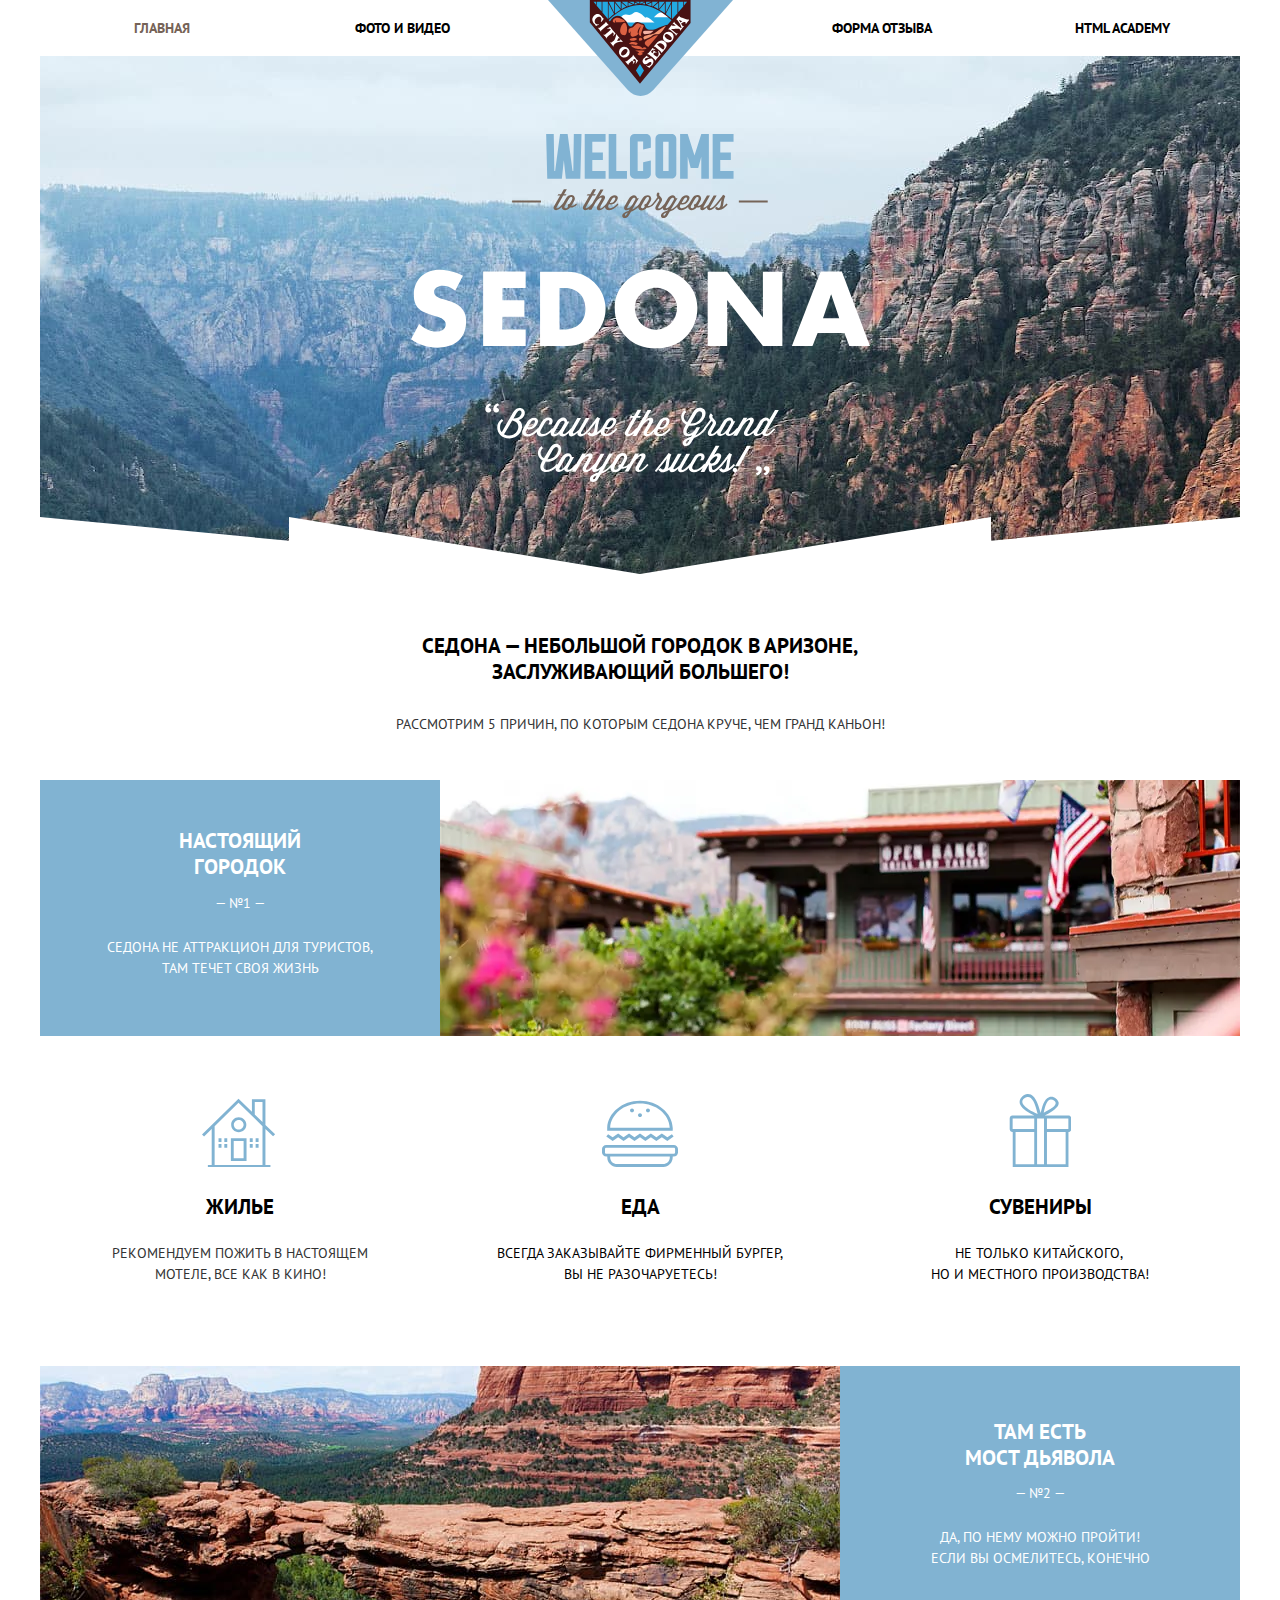
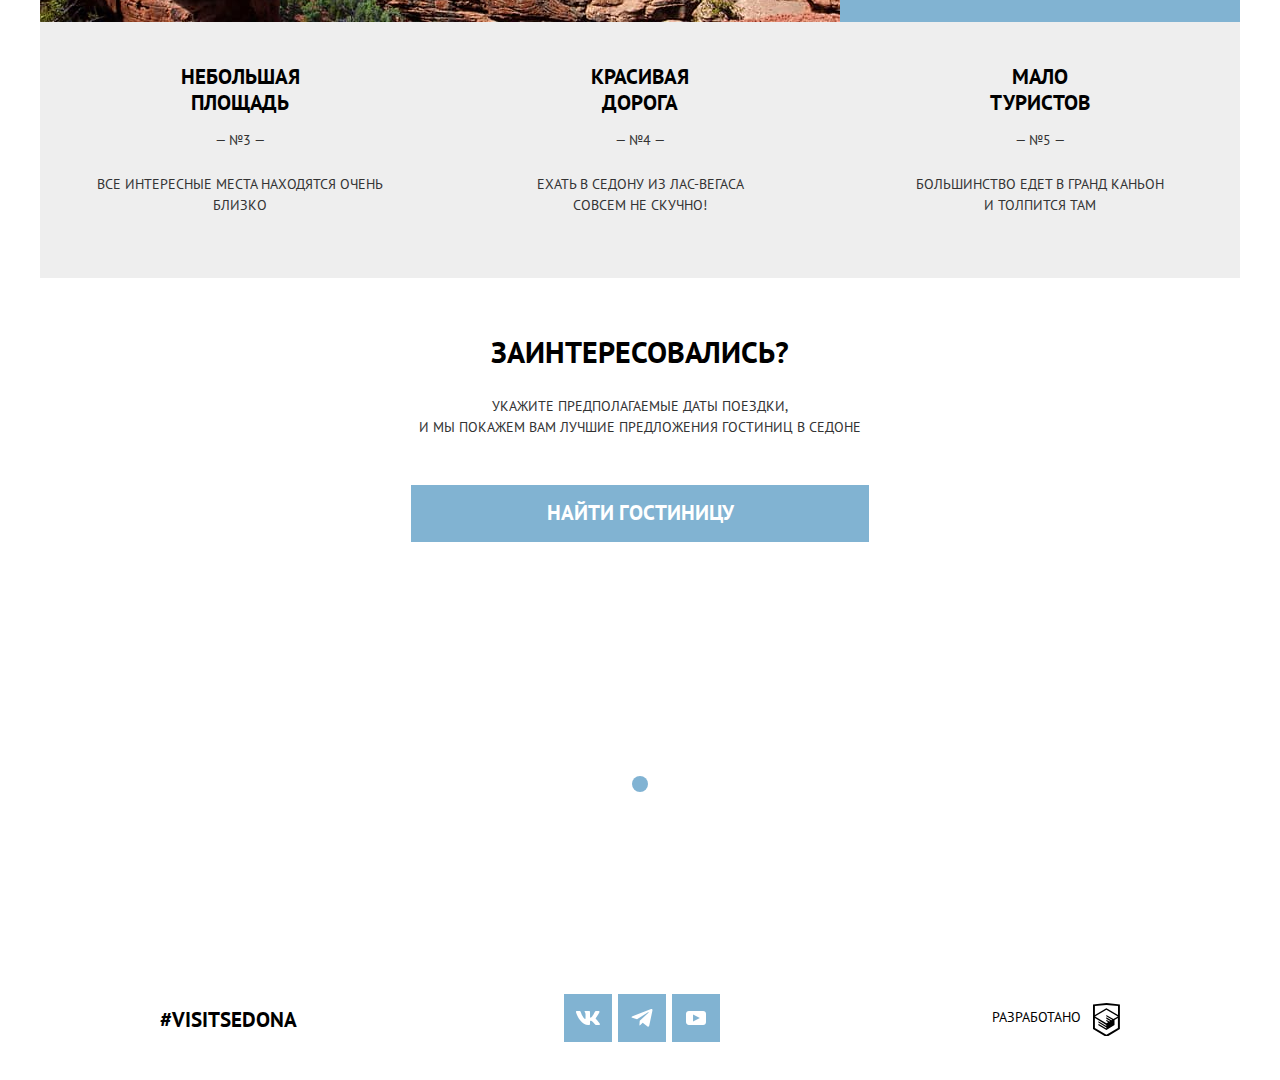
<file: index.html>
<!DOCTYPE html><html class="page" lang="ru"><head><meta charset="utf-8"><meta name="viewport" content="width=device-width,initial-scale=1"><title>HTML Academy: Седона</title><link rel="preload" href="css/style.min.css" as="style"><link rel="preload" href="js/nav.js" as="script"><link rel="preload" href="img/header-images/logotype-sedona.svg" as="image"><link rel="preload" href="fonts/ptsans.woff2" as="font" crossorigin="anonymous"><link rel="icon" type="image/png" sizes="32x32" href="img/favicons/32.png"><link rel="icon" type="image/x-icon" href="favicon.ico"><link rel="icon" href="img/favicons/icon.svg" type="image/svg+xml"><link rel="manifest" href="manifest.webmanifest"><link rel="stylesheet" href="css/style.min.css"></head><body class="page__body"><header class="main-header"><a class="main-header__logo" href="#"><img class="main-header__logo-image" src="img/header-images/logotype-sedona.svg" width="185" height="96" alt="Город «Седона»."></a><nav class="main-nav main-nav--nojs"><button class="main-header__toggle button" type="button"><svg aria-hidden="true" focusable="false" width="23" height="22"><path fill-rule="evenodd" clip-rule="evenodd" d="M22.9 0H0v4h22.9V0ZM22.9 9H0v4h22.9V9ZM22.9 18H0v4h22.9v-4Z"/></svg><span class="visually-hidden">Открыть меню.</span></button><ul class="main-nav__list site-list"><li class="site-list__item site-list__item-index site-list__item--active"><a class="site-list__link site-list-link" href="index.html">Главная</a></li><li class="site-list__item site-list__item-catalog"><a class="site-list__link site-list-link" href="catalog.html">Фото и видео</a></li><li class="site-list__item site-list__item-form"><a class="site-list__link site-list-link" href="form.html">Форма Отзыва</a></li><li class="site-list__item site-list__item-academy"><a class="site-list__link site-list-link" href="https://htmlacademy.ru">HTML ACADEMY</a></li></ul></nav></header><main class="main-container"><section class="main-container__title title-site"><h1 class="visually-hidden">Добро пожаловать в великолепную "Седону"</h1><img class="title-site__image" src="img/header-images/main-title.svg" alt="Добро пожаловать в великолепную «Седону»."> <img class="title-site__image-decoration" src="img/main-images/decorative-triangle.svg" width="320" height="57" alt="декоративный элемент зеркальный треугольник."></section><section class="main-container__stats stats"><h2 class="visually-hidden">Статистика города Седона</h2><p class="stats__slogan">СЕДОНА — небольшой городок в АРИЗОНЕ, заслуживающий большего!</p><p class="main-container__stats-intro stats__intro">Рассмотрим 5 причин, по которым Седона круче, чем гранд каньон!</p></section><section class="advantages more"><h2 class="visually-hidden">Преимущества города</h2><ul class="advantages__list"><li class="advantages__item advantages__item--selected"><div class="advantages__item__header"><h3 class="advantages__title advantages__title-first">НАСТОЯЩИЙ ГОРОДОК</h3><p class="advantages__description advantages__description-first">— №1 —</p><p class="advantages__description advantages__description-first">СЕДОНА НЕ АТТРАКЦИОН ДЛЯ ТУРИСТОВ, ТАМ ТЕЧЕТ СВОЯ ЖИЗНЬ</p></div><picture><source media="(min-width: 1200px)" srcset="img/main-images/city-desktop.webp, img/main-images/city-desktop@2x.webp 2x"><source media="(min-width: 768px)" srcset="img/main-images/city-tablet.webp, img/main-images/city-tablet@2x.webp 2x"><source type="image/webp" srcset="img/main-images/city-mobile.webp, img/main-images/city-mobile@2x.webp 2x"><source media="(min-width: 1200px)" srcset="img/main-images/city-desktop.jpg, img/main-images/city-desktop@2x.jpg 2x"><source media="(min-width: 768px)" srcset="img/main-images/city-tablet.jpg, img/main-images/city-tablet@2x.jpg 2x"><img class="advantages__image-city" src="img/main-images/city-mobile.jpg" srcset="img/main-images/city-mobile@2x.jpg 2x" alt="Городской пейзаж."></picture></li></ul><ul class="more__list"><li class="more__item housing more__item-hous more__item--visible"><h3 class="more__item__title housing__title">Жилье</h3><p class="more__item__description housing__description">Рекомендуем пожить в настоящем мотеле, все как в кино!</p></li><li class="more__item food more__item-food more__item--visible"><h3 class="more__item__title food__title">ЕДА</h3><p class="more__item__description food__description">Всегда заказывайте ФИРМЕННЫЙ БУРГЕР, Вы НЕ разочаруетесь!</p></li><li class="more__item souvenirs more__item-souvenirs more__item--visible"><h3 class="more__item__title souvenirs__title">СУВЕНИРЫ</h3><p class="more__item__description souvenirs__description">Не только китайского,&nbsp;<br>но и местного производства!</p></li></ul><ul class="advantages__list-second"><li class="advantages__list-second__item advantages__list-second__item--selected"><div class="advantages__list-second__header advantages-bridge"><h3 class="advantages__list-second__title advantages-bridge__title">ТАМ ЕСТЬ Мост дьявола</h3><p class="advantages__list-second__description advantages-bridge__description">— №2 —</p><p class="advantages__list-second__description advantages-bridge__description">Да, по нему можно пройти! Если вы осмелитесь, конечно</p></div><picture><source media="(min-width: 1200px)" srcset="img/main-images/bridge-desktop.jpg, img/main-images/bridge-desktop@2x.jpg 2x"><source media="(min-width: 768px)" srcset="img/main-images/bridge-tablet.jpg, img/main-images/bridge-tablet@2x.jpg 2x"><img class="advantages__image-bridge" src="img/main-images/bridge-mobile.jpg" srcset="img/main-images/bridge-mobile@2x.jpg 2x" alt="Мост Дьявола."></picture></li></ul><ul class="more__list-second"><li class="more__list-second__item more__list-second__item--selected"><div class="more__list-second__item__posts"><h3 class="more__list-second__item__posts__title">НЕБОЛЬШАЯ ПЛОЩАДЬ</h3><p class="more__list-second__item__posts__description">— №3 —</p><p class="more__list-second__item__posts__description">ВСЕ интересные места находятся очень близко</p></div></li><li class="more__list-second__item more__list-second__item--selected"><div class="more__list-second__item__posts"><h3 class="more__list-second__item__posts__title">КРАСИВАЯ ДОРОГА</h3><p class="more__list-second__item__posts__description">— №4 —</p><p class="more__list-second__item__posts__description">ЕХАТЬ В СЕДОНУ ИЗ ЛАС-ВЕГАСА совсем НЕ СКУЧНО!</p></div></li><li class="more__list-second__item more__list-second__item--selected"><div class="more__list-second__item__posts"><h3 class="more__list-second__item__posts__title">МАЛО ТУРИСТОВ</h3><p class="more__list-second__item__posts__description">— №5 —</p><p class="more__list-second__item__posts__description">Большинство едет в гранд каньон и толпится там</p></div></li></ul></section><section class="order"><h2 class="visually-hidden">Заказ гостиницы</h2><div class="order__list"><div class="order__item"><p class="order__item__interesting">ЗАИНТЕРЕСОВАЛИСЬ?</p><p class="order__item__description">Укажите предполагаемые даты поездки,<br>и мы покажем вам лучшие предложения гостиниц в седоне</p></div><a class="order__item__link search-link search-link--disabled" href="#">Найти Гостиницу</a><div class="order__item__wrapper-map"><iframe class="order__item__wrapper-map__map" src="https://www.google.com/maps/embed?pb=!1m18!1m12!1m3!1d52385.13565745519!2d-111.83015812398173!3d34.85444381573422!2m3!1f0!2f0!3f0!3m2!1i1024!2i768!4f13.1!3m3!1m2!1s0x872da132f942b00d%3A0x5548c523fa6c8efd!2z0KHQtdC00L7QvdCwLCDQkNGA0LjQt9C-0L3QsCA4NjMzNiwg0KHQqNCQ!5e0!3m2!1sru!2sru!4v1651117010564!5m2!1sru!2sru" style="border: 0;" allowfullscreen="" loading="lazy" referrerpolicy="no-referrer-when-downgrade"></iframe></div></div></section></main><footer class="main-footer"><div class="main-footer__wrapper"><a class="main-footer__link" href="#">#visitSEDONA</a><ul class="main-footer__list social"><li class="social__item"><a class="social__link social__link--vkontakte" href="https://vk.com/htmlacademy"><span class="visually-hidden">Мы в Вконтакте.</span></a></li><li class="social__item"><a class="social__link social__link--telegram" href="https://t.me/htmlacademy"><span class="visually-hidden">Мы в Телеграме.</span></a></li><li class="social__item"><a class="social__link social__link--youtube" href="https://www.youtube.com/user/htmlacademyru"><span class="visually-hidden">Мы в Ютубе.</span></a></li></ul><div class="main-footer__copyright copyright"><a class="copyright__link" href="https://htmlacademy.ru/intensive/adaptive" aria-label="Разработано в HTML Academy">Разработано<svg class="copyright__link__image" aria-hidden="true" focusable="false" width="27" height="33"><use href="./img/sprite.svg#htmlacademy"></use></svg><span class="visually-hidden">ссылка на сайт HTML Academy.</span></a></div></div></footer><script src="js/nav.js"></script></body></html>
</file>
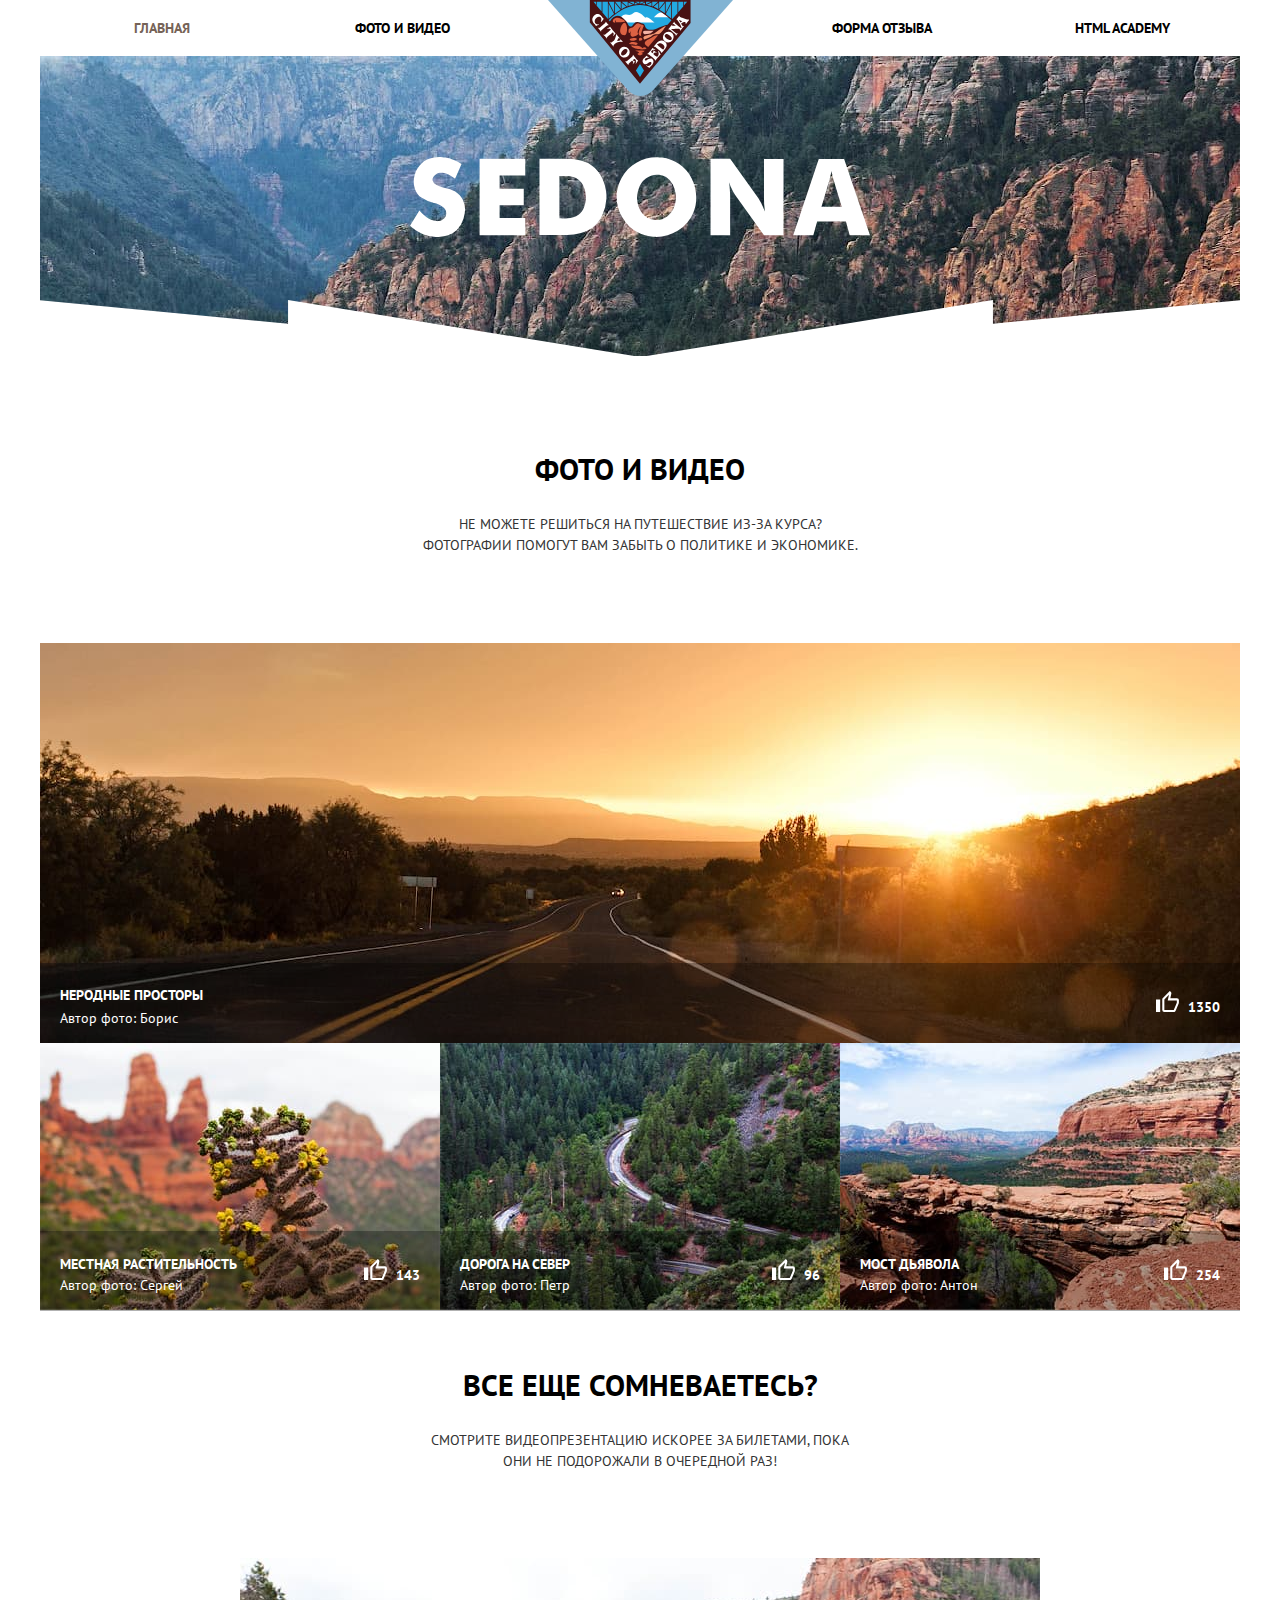
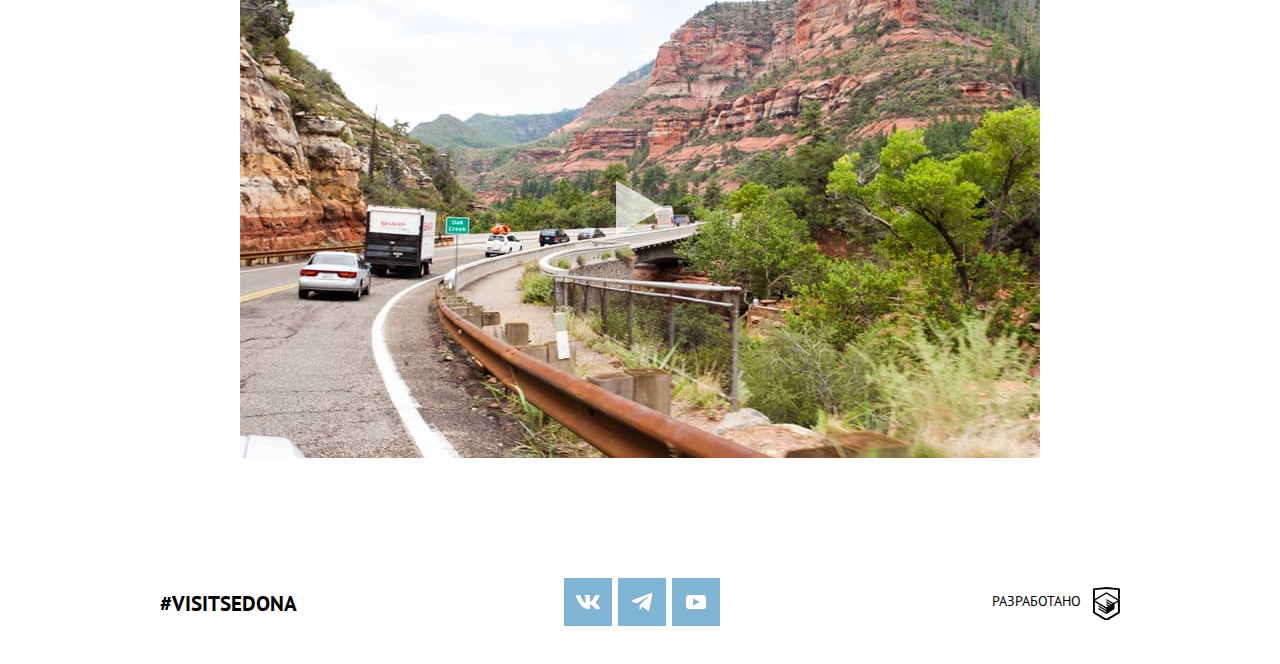
<file: catalog.html>
<!DOCTYPE html><html class="page" lang="ru"><head><meta charset="utf-8"><meta name="viewport" content="width=device-width,initial-scale=1"><title>HTML Academy: Седона</title><link rel="preload" href="css/style.min.css" as="style"><link rel="preload" href="js/nav.js" as="script"><link rel="preload" href="img/header-images/logotype-sedona.svg" as="image"><link rel="preload" href="fonts/ptsans.woff2" as="font" crossorigin="anonymous"><link rel="icon" type="image/png" sizes="32x32" href="img/favicons/32.png"><link rel="icon" type="image/x-icon" href="favicon.ico"><link rel="icon" href="img/favicons/icon.svg" type="image/svg+xml"><link rel="manifest" href="manifest.webmanifest"><link rel="stylesheet" href="css/style.min.css"></head><body class="page__body"><header class="main-header"><a class="main-header__logo" href="#"><img class="main-header__logo-image" src="img/header-images/logotype-sedona.svg" width="185" height="96" alt="Город «Седона»."></a><nav class="main-nav main-nav--closed main-nav--opened"><button class="main-header__toggle button" type="button"><svg aria-hidden="true" focusable="false" width="23" height="22"><path fill-rule="evenodd" clip-rule="evenodd" d="M22.9 0H0v4h22.9V0ZM22.9 9H0v4h22.9V9ZM22.9 18H0v4h22.9v-4Z"/></svg><span class="visually-hidden">Открыть меню.</span></button><ul class="main-nav__list site-list"><li class="site-list__item site-list__item-index site-list__item--active"><a class="site-list__link site-list-link" href="index.html">Главная</a></li><li class="site-list__item site-list__item-catalog"><a class="site-list__link site-list-link" href="catalog.html">Фото и видео</a></li><li class="site-list__item site-list__item-form"><a class="site-list__link site-list-link" href="form.html">Форма Отзыва</a></li><li class="site-list__item site-list__item-academy"><a class="site-list__link site-list-link" href="https://htmlacademy.ru/intensive/adaptive">HTML ACADEMY</a></li></ul></nav></header><main class="catalog"><section class="catalog__title"><h1 class="visually-hidden">Каталог достопримечательностей города "Седона"</h1><img class="catalog__image" src="img/catalog-images/sedona-title.svg" width="229" height="39" alt="Достопремичательности грода «Седона»."> <img class="catalog__image-decoration" src="img/main-images/decorative-triangle.svg" width="320" height="57" alt="декоративный элемент зеркальный треугольник."></section><section class="catalog__photo__container photo-container"><h2 class="catalog__photo__container__title photo-container__title">Фото и видео</h2><p class="catalog__photo__container__overview photo-container__overview">Не можете решиться на путешествие из-за курса? Фотографии помогут вам забыть о политике и экономике.</p></section><section class="catalog__photo photo"><ul class="photo__list card"><li class="photo__item"><a class="photo__link card__link" href="#"><picture><source media="(min-width: 1200px)" srcset="img/catalog-images/open-spaces-desktop.jpg, img/catalog-images/open-spaces-desktop@2x.jpg 2x"><source media="(min-width: 768px)" srcset="img/catalog-images/open-spaces-tablet.jpg, img/catalog-images/open-spaces-tablet@2x.jpg 2x"><img class="card__image" src="img/catalog-images/open-spaces-mobile.jpg" srcset="img/catalog-images/open-spaces-mobile@2x.jpg 2x" alt="Неродные просторы."></picture></a><div class="photo__link__wrapper card__wrapper"><div><h3 class="photo__link__title card__title">неродные просторы</h3><p class="photo__link__author card__author">Автор фото: Борис</p></div><div><button class="photo__button button card__button" type="submit"><svg aria-hidden="true" focusable="false" width="23" height="21" aria-label="Поставьте лайк."><use href="./img/sprite.svg#like-icon"></use></svg> <span class="visually-hidden">Поставить лайк.</span></button> <span class="photo__number-likes card-likes">1350</span></div></div></li><li class="photo__item"><a class="photo__link card__link" href="#"><picture><source media="(min-width: 1200px)" srcset="img/catalog-images/vegetation-desktop.jpg, img/catalog-images/vegetation-desktop@2x.jpg 2x"><source media="(min-width: 768px)" srcset="img/catalog-images/vegetation-tablet.jpg, img/catalog-images/vegetation-tablet@2x.jpg 2x"><img class="card__image" src="img/catalog-images/vegetation-mobile.jpg" srcset="img/catalog-images/vegetation-mobile@2x.jpg 2x" alt="Местная растительность."></picture></a><div class="photo__link__wrapper card__wrapper"><div><h3 class="photo__link__title card__title">Местная растительность</h3><p class="photo__link__author card__author">Автор фото: Сергей</p></div><div><button class="photo__button button card__button" type="submit"><svg aria-hidden="true" focusable="false" width="23" height="21" aria-label="Поставьте лайк."><use href="./img/sprite.svg#like-icon"></use></svg> <span class="visually-hidden">Поставить лайк.</span></button> <span class="photo__number-likes card-likes">143</span></div></div></li><li class="photo__item"><a class="photo__link card__link" href="#"><picture><source media="(min-width: 1200px)" srcset="img/catalog-images/road-north-desktop.jpg, img/catalog-images/road-north-desktop@2x.jpg 2x"><source media="(min-width: 768px)" srcset="img/catalog-images/road-north-tablet.jpg, img/catalog-images/road-north-tablet@2x.jpg 2x"><img class="card__image" src="img/catalog-images/road-north-mobile.jpg" srcset="img/catalog-images/road-north-mobile@2x.jpg 2x" alt="Дорога на север."></picture></a><div class="photo__link__wrapper card__wrapper"><div><h3 class="photo__link__title card__title">Дорога на север</h3><p class="photo__link__author card__author">Автор фото: Петр</p></div><div><button class="photo__button button card__button" type="submit"><svg aria-hidden="true" focusable="false" width="23" height="21" aria-label="Поставьте лайк."><use href="./img/sprite.svg#like-icon"></use></svg> <span class="visually-hidden">Поставить лайк.</span></button> <span class="photo__number-likes card-likes">96</span></div></div></li><li class="photo__item"><a class="photo__link card__link" href="#"><picture><source media="(min-width: 1200px)" srcset="img/catalog-images/devil-bridge-desktop.jpg, img/catalog-images/devil-bridge-desktop@2x.jpg 2x"><source media="(min-width: 768px)" srcset="img/catalog-images/devil-bridge-tablet.jpg, img/catalog-images/devil-bridge-tablet@2x.jpg 2x"><img class="card__image" src="img/catalog-images/devil-bridge-mobile.jpg" srcset="img/catalog-images/devil-bridge-mobile@2x.jpg 2x" alt="Мост дьявола."></picture></a><div class="photo__link__wrapper card__wrapper"><div><h3 class="photo__link__title card__title">Мост дьявола</h3><p class="photo__link__author card__author">Автор фото: Антон</p></div><div><button class="photo__button button card__button" type="submit"><svg aria-hidden="true" focusable="false" width="23" height="21" aria-label="Поставьте лайк."><use href="./img/sprite.svg#like-icon"></use></svg> <span class="visually-hidden">Поставить лайк.</span></button> <span class="photo__number-likes card-likes">254</span></div></div></li></ul></section><section class="catalog__video video"><h2 class="catalog__video__title video__title">Все еще сомневаетесь?</h2><p class="catalog__video__overview video__overview">Смотрите видеопрезентацию и<br>скорее за билетами, пока они не подорожали в очередной раз!</p><div class="catalog__video__wrapper"><picture><source media="(min-width: 1200px)" srcset="img/catalog-images/video-desktop.jpg, img/catalog-images/video-desktop@2x.jpg 2x"><source media="(min-width: 768px)" srcset="img/catalog-images/video-tablet.jpg, img/catalog-images/video-tablet@2x.jpg 2x"><img class="video__image" src="img/catalog-images/video-mobile.jpg" srcset="img/catalog-images/video-mobile@2x.jpg 2x" alt="Видео обзор."></picture></div></section></main><footer class="main-footer"><div class="main-footer__wrapper"><a class="main-footer__link" href="#">#visitSEDONA</a><ul class="main-footer__list social"><li class="social__item"><a class="social__link social__link--vkontakte" href="https://vk.com/htmlacademy"><span class="visually-hidden">Мы в Вконтакте.</span></a></li><li class="social__item"><a class="social__link social__link--telegram" href="https://t.me/htmlacademy"><span class="visually-hidden">Мы в Телеграме.</span></a></li><li class="social__item"><a class="social__link social__link--youtube" href="https://www.youtube.com/user/htmlacademyru"><span class="visually-hidden">Мы в Ютубе.</span></a></li></ul><div class="main-footer__copyright copyright"><a class="copyright__link" href="https://htmlacademy.ru/intensive/adaptive" aria-label="Разработано в HTML Academy">Разработано<svg class="copyright__link__image" aria-hidden="true" focusable="false" width="27" height="33"><use href="./img/sprite.svg#htmlacademy"></use></svg><span class="visually-hidden">ссылка на сайт HTML Academy.</span></a></div></div></footer><script src="js/nav.js"></script></body></html>
</file>
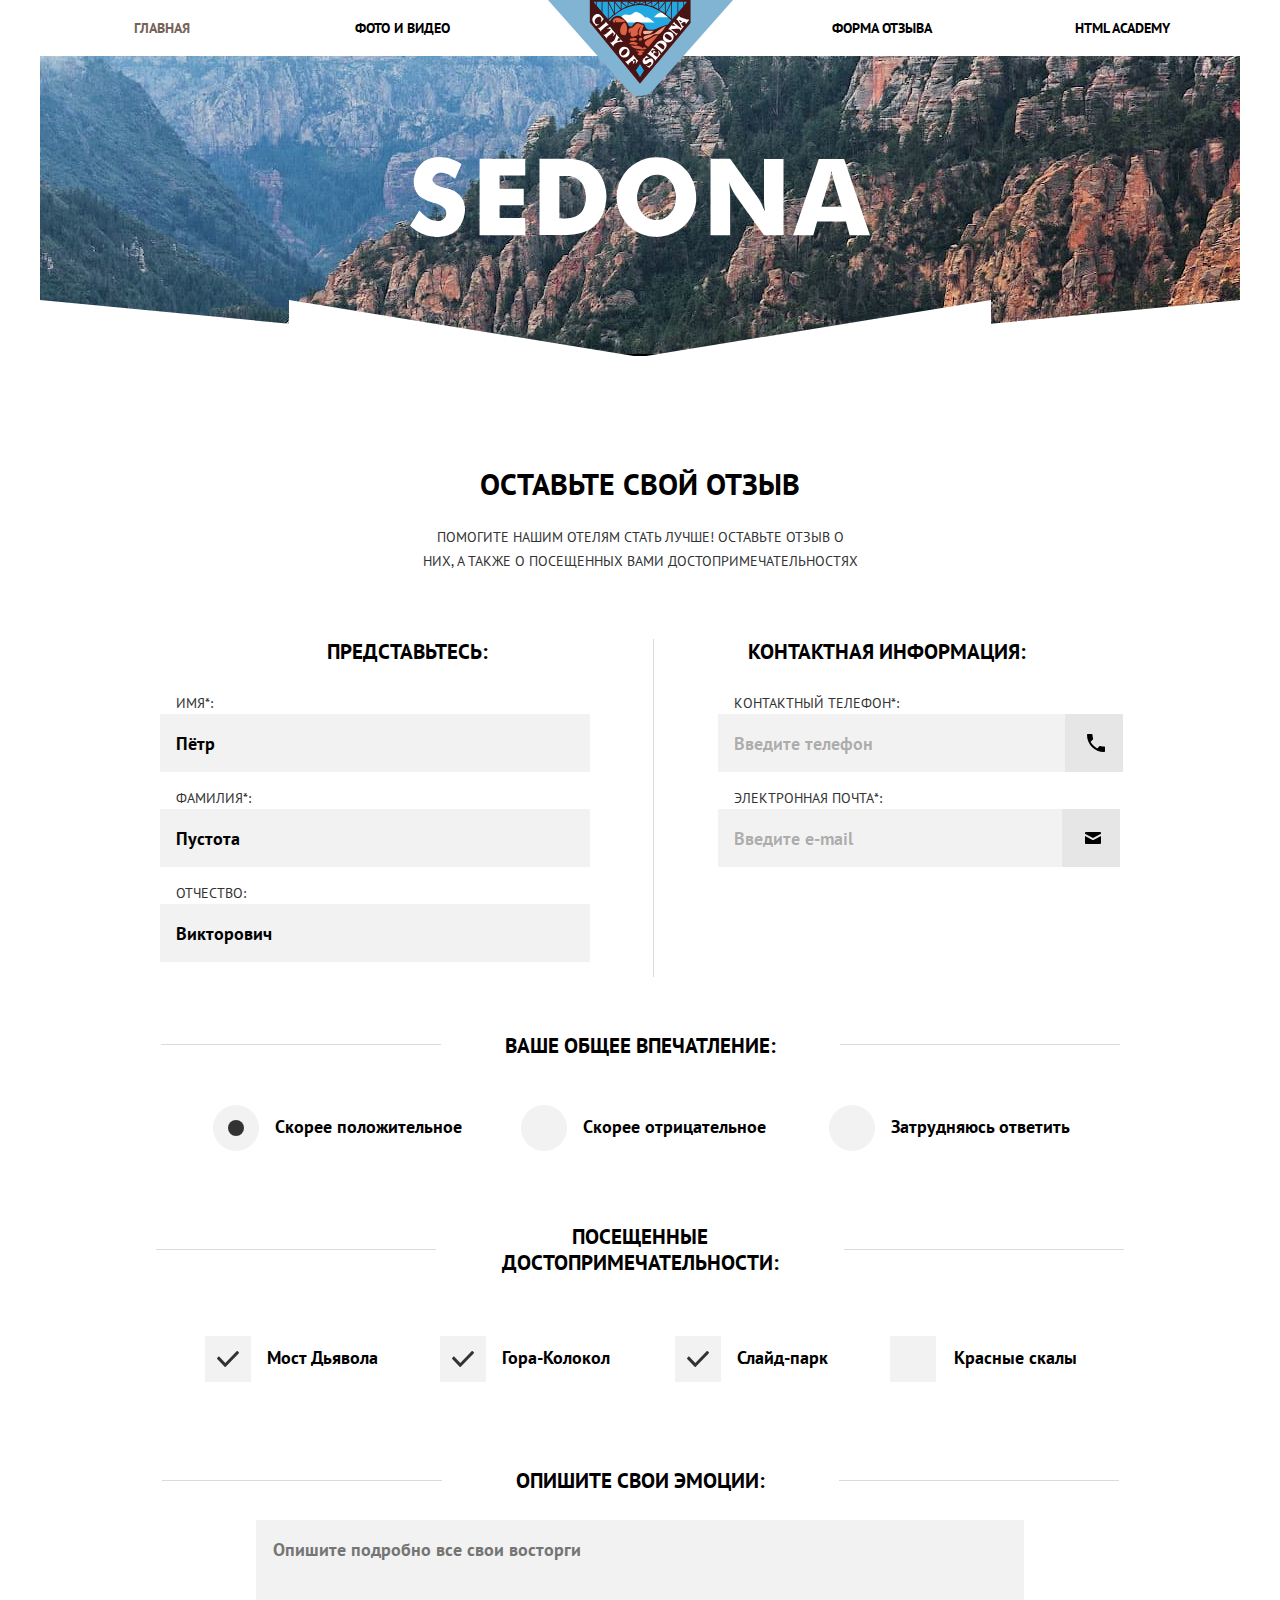
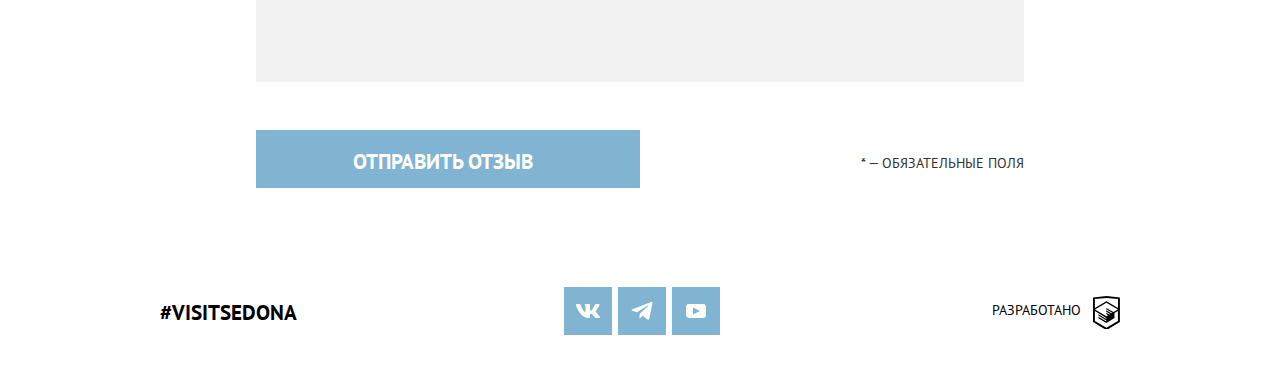
<file: form.html>
<!DOCTYPE html><html class="page" lang="ru"><head><meta charset="utf-8"><meta name="viewport" content="width=device-width,initial-scale=1"><title>HTML Academy: Седона</title><link rel="preload" href="css/style.min.css" as="style"><link rel="preload" href="js/nav.js" as="script"><link rel="preload" href="img/header-images/logotype-sedona.svg" as="image"><link rel="preload" href="fonts/ptsans.woff2" as="font" crossorigin="anonymous"><link rel="icon" type="image/png" sizes="32x32" href="img/favicons/32.png"><link rel="icon" type="image/x-icon" href="favicon.ico"><link rel="icon" href="img/favicons/icon.svg" type="image/svg+xml"><link rel="manifest" href="manifest.webmanifest"><link rel="stylesheet" href="css/style.min.css"></head><body class="page__body"><header class="main-header"><a class="main-header__logo" href="#"><img class="main-header__logo-image" src="img/header-images/logotype-sedona.svg" width="185" height="96" alt="Город «Седона»."></a><nav class="main-nav main-nav--closed main-nav--opened"><button class="main-header__toggle button" type="button"><svg aria-hidden="true" focusable="false" width="23" height="22"><path fill-rule="evenodd" clip-rule="evenodd" d="M22.9 0H0v4h22.9V0ZM22.9 9H0v4h22.9V9ZM22.9 18H0v4h22.9v-4Z"/></svg><span class="visually-hidden">Открыть меню.</span></button><ul class="main-nav__list site-list"><li class="site-list__item site-list__item-index site-list__item--active"><a class="site-list__link site-list-link" href="index.html">Главная</a></li><li class="site-list__item site-list__item-catalog"><a class="site-list__link site-list-link" href="catalog.html">Фото и видео</a></li><li class="site-list__item site-list__item-form"><a class="site-list__link site-list-link" href="form.html">Форма Отзыва</a></li><li class="site-list__item site-list__item-academy"><a class="site-list__link site-list-link" href="https://htmlacademy.ru/intensive/adaptive">HTML ACADEMY</a></li></ul></nav></header><main class="main-form"><section class="main-form__title"><h1 class="visually-hidden">Отзывы о городе "Седона"</h1><img class="main-form__image" src="img/catalog-images/sedona-title.svg" width="229" height="39" alt="Отзовы о городе «Седона»."> <img class="main-form__image-decoration" src="img/main-images/decorative-triangle.svg" width="320" height="57" alt="декоративный элемент зеркальный треугольник."></section><section class="main-form-filling"><h2 class="visually-hidden">Раздел с отзывами.</h2><section class="main-form-filling__container filling"><h2 class="main-form-filling__title filling-title">Оставьте свой отзыв</h2><p class="main-form-filling__overview filling-overview">Помогите нашим отелям стать лучше! оставьте отзыв о них, а также о посещенных вами достопримечательностях</p></section><form class="main-form-filling__form form" action="https://echo.htmlacademy.ru" method="get"><div class="form__wrapper"><fieldset class="form__group yourself"><legend class="yourself__name yourself-name-style">Представьтесь:</legend><div class="yourself__container yourself-data"><label class="yourself-data__label" for="yourself-name">имя*:</label> <input class="yourself-data__name yourself-data-name" type="text" id="yourself-name" name="yourself-name" placeholder="Пётр" required> <label class="yourself-data__label" for="yourself-surname">ФАМИЛИЯ*:</label> <input class="yourself-data__surname yourself-data-surname" type="text" id="yourself-surname" name="yourself-surname" placeholder="Пустота" required> <label class="yourself-data__label" for="yourself-patronymic">Отчество:</label> <input class="yourself-data__patronymic yourself-data-patronymic" type="text" id="yourself-patronymic" name="yourself-patronymic" placeholder="Викторович"></div></fieldset><fieldset class="form__group contacts"><legend class="contacts__name contacts-name-style">Контактная информация:</legend><div class="contacts__container contacts-data"><label class="contacts-data__labale contacts-phone" for="contacts-phone">Контактный телефон*:</label> <input class="contacts-data__phone contacts-data-phone" type="tel" name="contacts-phone" id="contacts-phone" placeholder="Введите телефон" required> <label class="contacts-data__labale contacts-email" for="contacts-email">Электронная почта*:</label> <input class="contacts-data__email contatcts-data-email" type="email" name="contacts-email" id="contacts-email" placeholder="Введите e-mail" required></div></fieldset></div><fieldset class="form__group impression"><legend class="impression__name impressio-name-style">Ваше Общее впечатление:</legend><ul class="impression__list"><li class="impression__item opinion"><label class="opinion__label"><input class="visually-hidden opinion__input" type="radio" name="opinion-input" value="positive" checked="checked"> <span class="opinion__control-mark"></span> <span class="impression__span opinion__span">Скорее положительное</span></label></li><li class="impression__item negative"><label class="negative__label"><input class="visually-hidden negative__input" type="radio" name="opinion-input" value="negative"> <span class="negative__control-mark"></span> <span class="impression__span negative__span">Скорее отрицательное</span></label></li><li class="impression__item difficult"><label class="difficult__label"><input class="visually-hidden difficult__input" type="radio" name="opinion-input" value="difficult"> <span class="difficult__control-mark"></span> <span class="impression__span difficult__span">Затрудняюсь ответить</span></label></li></ul></fieldset><fieldset class="form__group visit"><legend class="visit__name visit-name-style">посещенные достопримечательности:</legend><ul class="visit__list"><li class="visit__item bridge-visit"><label class="bridge-visit__label"><input class="visually-hidden bridge-visit__input" type="checkbox" name="bridge" checked="checked"> <span class="bridge-visit__control-mark"></span> <span class="visit__span bridge-visit__span">Мост Дьявола</span></label></li><li class="visit__item mountain"><label class="mountain__label"><input class="visually-hidden mountain__input" type="checkbox" name="mountain" checked="checked"> <span class="mountain__control-mark"></span> <span class="visit__span mountain__span">Гора-Колокол</span></label></li><li class="visit__item park"><label class="park__label"><input class="visually-hidden park__input" type="checkbox" name="park" checked="checked"> <span class="park__control-mark"></span> <span class="visit__span park__span">Слайд-парк</span></label></li><li class="visit__item rocks"><label class="rocks__label"><input class="visually-hidden rocks__input" type="checkbox" name="rocks"> <span class="rocks__control-mark"></span> <span class="visit__span rocks__span">Красные скалы</span></label></li></ul></fieldset><fieldset class="form__group emotions"><legend class="emotions__name emotions-name-style">Опишите свои эмоции:</legend><label class="emotions__label emotions-description"><textarea class="emotions-description__input" placeholder="Oпишите подробно все свои восторги" required></textarea> <span class="visually-hidden">Опишите подробно все свои восторги.</span></label></fieldset><div class="form__wrapper-button"><button class="form__button form-button button" type="submit">ОТПРАВИТЬ ОТЗЫВ</button><p class="form__necessarily form-necessarily-style">* — обязательные поля</p></div></form></section></main><footer class="main-footer"><div class="main-footer__wrapper"><a class="main-footer__link" href="#">#visitSEDONA</a><ul class="main-footer__list social"><li class="social__item"><a class="social__link social__link--vkontakte" href="https://vk.com/htmlacademy"><span class="visually-hidden">Мы в Вконтакте.</span></a></li><li class="social__item"><a class="social__link social__link--telegram" href="https://t.me/htmlacademy"><span class="visually-hidden">Мы в Телеграме.</span></a></li><li class="social__item"><a class="social__link social__link--youtube" href="https://www.youtube.com/user/htmlacademyru"><span class="visually-hidden">Мы в Ютубе.</span></a></li></ul><div class="main-footer__copyright copyright"><a class="copyright__link" href="https://htmlacademy.ru/intensive/adaptive" aria-label="Разработано в HTML Academy">Разработано<svg class="copyright__link__image" aria-hidden="true" focusable="false" width="27" height="33"><use href="./img/sprite.svg#htmlacademy"></use></svg><span class="visually-hidden">ссылка на сайт HTML Academy.</span></a></div></div></footer><div class="modal-error modal-error--close"><div class="modal-error__container modal-error__container--auth"><section class="modal-error__container__content"><h2 class="modal-error__container__title modal-error-container-title">Что-то пошло не так!</h2><p class="modal-error__container__description modal-error-container-description">Проверьте поля, выделенные красным, скорее всего вы забыли их заполнить</p></section><button class="modal-error__container__button modal-error-container-button button" type="submit">ок</button></div></div><div class="modal-happened modal-happened--close"><div class="modal-happened__container modal-happened__container--auth"><section class="modal-happened__container__content"><h2 class="modal-happened__container__title modal-happened-container-title">Ваш отзыв отправлен!</h2><p class="modal-happened__container__description modal-happened-container-description">Спасибо за ваше участие, ваш отзыв уже поступил к нам.<br>В ближайшее время мы опубликуем его на сайте.</p></section><div class="modal-happened__container__wrapper"><button class="modal-happened__container__button modal-happened-container-button button" type="submit">ЗАКРЫТЬ ОКНО</button></div></div></div><script src="js/nav.js"></script></body></html>
</file>
<file: css/style.min.css>
.page,.page__body{overflow-x:hidden}.page__body{width:320px;padding:0;margin:0 auto;font-family:"pt-sans","Arial",sans-serif;font-weight:400;font-size:14px;line-height:21px}@media (min-width:768px){.page__body{width:768px}}@media (min-width:1200px){.page{width:1280px;margin:auto}.page__body{width:1200px}}@font-face{font-family:"pt-sans";font-style:normal;font-weight:400;font-display:swap;src:url(../fonts/ptsans.woff2),url(../fonts/ptsans.woff)}@font-face{font-family:"pt-sans";font-style:normal;font-weight:700;font-display:swap;src:url(../fonts/ptsansbold.woff2),url(../fonts/ptsansbold.woff)}.main-header{position:relative;height:56px;display:flex;flex-direction:column}.main-header__logo{text-align:center;z-index:1}.main-header__toggle{position:absolute;right:21px;top:17px;background:0 0;fill:#81b3d2}.main-header__toggle svg:hover{opacity:.6}.main-header__toggle svg:active{opacity:.3}@media (min-width:768px){.main-header__toggle{display:none}}.main-container{background-color:#fff;color:#000;margin:0 auto}.main-container__title{position:relative;z-index:0;background-color:#000;color:#fff;background-image:url(../img/main-images/fone-mobile.jpg);background-repeat:no-repeat;background-size:100%auto;min-width:320px;min-height:389px}@media (-webkit-min-device-pixel-ratio:2),(min-resolution:2dppx){.main-container__title{background-image:url(../img/main-images/fone-mobile@2x.jpg);background-size:320px auto}}.main-container__stats{margin:33px auto 38px}.main-container__stats .main-container__stats-intro{margin-top:35px;color:#333}@media (min-width:768px){.main-container__title{height:518px;background-image:url(../img/main-images/fone-tablet.jpg);background-repeat:no-repeat;background-position:50%0}}@media (min-width:768px) and (-webkit-min-device-pixel-ratio:2),(min-width:768px) and (min-resolution:2dppx){.main-container__title{background-image:url(../img/main-images/fone-tablet@2x.jpg);background-size:768px auto}}@media (min-width:768px){.main-container__stats{margin-top:47px;margin-bottom:57px}.main-container__stats .main-container__stats-intro{margin-top:29px}}@media (min-width:1200px){.main-container__title{background-image:url(../img/main-images/fone-desktop.jpg);background-repeat:no-repeat;background-position:50%0}}@media (min-width:1200px) and (-webkit-min-device-pixel-ratio:2),(min-width:1200px) and (min-resolution:2dppx){.main-container__title{background-image:url(../img/main-images/fone-desktop@2x.jpg);background-size:1200px auto}}@media (min-width:1200px){.main-container__stats{margin-top:59px;margin-bottom:45px}}.stats{width:264px;text-align:center;background-color:#fff;color:#000}.stats p{margin:0}.stats__slogan{font-family:"pt-sans","Arial",sans-serif;font-style:normal;font-weight:700;font-size:18px;line-height:26px;color:inherit}.stats__intro,.stats__slogan{text-transform:uppercase}@media (max-width:767px){.stats p{width:261px}}@media (min-width:768px){.stats{width:520px}.stats__slogan{font-size:21px}}.advantages__list,.advantages__list-second{padding:0;margin:0;list-style-type:none}.advantages__item,.advantages__list-second__item{text-align:center}.advantages__item h3,.advantages__item p,.advantages__list-second__item h3,.advantages__list-second__item p{margin:0 auto;padding:0}.advantages__item:nth-child(1){margin-bottom:31px}.advantages__item:nth-child(1) .advantages__description{width:282px;margin-left:17px}.advantages__item__header{width:320px;background-color:#81b3d2;color:#000;padding-top:49.5px;padding-bottom:39px}.advantages__item__header p,.advantages__list-second__header p{margin-top:11px}.advantages__item__header p:last-child{margin-top:17px;margin-left:auto;margin-right:auto}.advantages__list-second__header{width:320px;background-color:#81b3d2;color:#000;padding-top:38px;padding-bottom:36px}.advantages__list-second__header .advantages__list-second__description:last-child{margin-top:17px}.advantages__list-second__title,.advantages__title{font-family:"pt-sans","Arial",sans-serif;font-style:normal;font-size:18px;line-height:26px}.advantages__description,.advantages__list-second__title,.advantages__title{font-weight:700;color:#fff;text-transform:uppercase}.advantages__list-second__description{color:#fff;text-transform:uppercase;font-weight:400}.advantages__item__more{padding:0;margin:0;list-style-type:none;background-color:#fff;color:#000;text-align:left}.advantages__image-bridge,.advantages__image-city{display:block}@media (max-width:767px){.advantages__item:first-child .advantages__item__header{position:relative}.advantages__item:first-child .advantages__item__header::before{position:absolute;content:"";width:100%;height:17px;background-color:#fff;top:-1px;left:0;-webkit-clip-path:polygon(100%0,50% 100%,0 0);clip-path:polygon(100%0,50% 100%,0 0)}.advantages__item{text-align:center}.advantages__item h3{margin-left:-7px}}@media (min-width:768px){.advantages__list{display:grid;grid-template-columns:256px 256px 256px;grid-template-rows:256px}.advantages__item:nth-child(1){grid-column:1/4;display:flex}.advantages__item:nth-child(1) .advantages__description{width:190px;margin-left:auto;margin-right:auto}.advantages__item__header{width:256px;height:256px;padding:40px 30px;box-sizing:border-box}.advantages__item__header p{margin-top:13px}.advantages__item__header p:last-child,.advantages__list-second__header .advantages-bridge__description:last-child{margin-top:23px}.advantages__image-bridge,.advantages__image-city{height:256px;flex-grow:1}.advantages-bridge{order:2}.advantages-bridge__title{font-family:"pt-sans","Arial",sans-serif;font-style:normal;font-weight:700;font-size:21px;line-height:26px;color:#fff;text-transform:uppercase}.advantages__title{font-size:21px}.advantages__title-first{width:66%;margin:0 auto}.advantages__description-first{font-weight:400}.advantages__list-second__item{display:flex}.advantages__list-second__header{padding:44px 44px 40px;box-sizing:border-box}.advantages__list-second__header .advantages-bridge__title{width:150px}.advantages__list-second__header p{margin-top:12px}}@media (min-width:1200px){.advantages__list{display:grid;grid-template-columns:400px 400px 400px}.advantages__item:nth-child(1) .advantages__description{width:290px}.advantages__item__header{width:400px;padding:48px 40px}.advantages__item__header p:last-child{width:200px}.advantages__list-second__header{padding:53px 84px 40px;box-sizing:border-box;flex-grow:1}}.more__list,.more__list-second{padding:0;margin:0;list-style-type:none}.more__item:first-child{margin-bottom:30px;margin-left:65px}.more__item:first-child .more__item__title{margin-bottom:16px;margin-left:0;padding-top:1px}.more__item:first-child .more__item__description{width:210px}.more__item:nth-child(2){margin-left:70px;margin-bottom:31px}.more__item:nth-child(2) .more__item__title{margin-bottom:16px;margin-left:0}.more__item:nth-child(2) .more__item__description{width:251px;margin-left:0}.more__item:nth-child(3){margin-left:62px;margin-bottom:52px}.more__item:nth-child(3) .more__item__title{margin-bottom:15px;margin-left:0}.more__list-second__item{position:relative}.more__list-second__item::before{position:absolute;content:"";width:284px;height:1px;background-color:#d6d6d6;left:18px;top:2px}.more__list-second__item__posts{background-color:#eee;padding:25px 33px 6px;text-align:center}.more__list-second__item__posts .more__list-second__item__posts__title{font-family:"pt-sans","Arial",sans-serif;font-style:normal;font-weight:700;font-size:18px;line-height:26px;color:#000;margin:0;padding-bottom:11px}.more__list-second__item__posts .more__list-second__item__posts__description{font-family:"pt-sans","Arial",sans-serif;font-style:normal;font-weight:400;font-size:14px;line-height:21px;color:#333;text-transform:uppercase;margin:0;padding-bottom:17px}.more__list-second__item:nth-child(1)::before{display:none}.more__list-second__item:nth-child(2) .more__list-second__item__posts{padding-top:26px}.more__list-second__item:nth-child(3) .more__list-second__item__posts{padding-top:28px;padding-bottom:10px}@media (min-width:768px){.more__list{display:grid;grid-template-columns:256px 256px 256px}.more__list .more__item{margin:0;padding:158px 31px 59px;text-align:center}.more__list .more__item .more__item__title{padding:0;margin:0 0 23px}.more__list .more__item .more__item__description{width:192px;margin:auto}.more__list .more__item:nth-child(2) .more__item__description{width:154px}.more__list-second{display:grid;grid-template-columns:256px 256px 256px;grid-template-rows:256px}.more__list-second .more__list-second__item::before{display:none}.more__list-second .more__list-second__item .more__list-second__item__posts{height:100%;box-sizing:border-box;padding:42px 30px}.more__list-second .more__list-second__item .more__list-second__item__posts .more__list-second__item__posts__title{font-size:21px;padding-bottom:13px}.more__list-second .more__list-second__item .more__list-second__item__posts .more__list-second__item__posts__description{padding-bottom:23px}.more__list-second .more__list-second__item:nth-child(2) .more__list-second__item__posts__title,.more__list-second .more__list-second__item:nth-child(3) .more__list-second__item__posts__title{width:150px;margin:auto}.more__list-second .more__list-second__item:nth-child(2) .more__list-second__item__posts__description:last-child,.more__list-second .more__list-second__item:nth-child(3) .more__list-second__item__posts__description:last-child{width:146px;margin:auto}}@media (min-width:1200px){.more__list,.more__list-second{display:grid;grid-template-columns:400px 400px 400px}.more__list .more__item{margin:0;padding:158px 31px 81px}.more__list .more__item .more__item__title{padding:0;margin:0 0 23px}.more__list .more__item .more__item__description{width:290px;margin:auto}.more__list .more__item:nth-child(2) .more__item__description{width:290px}.more__list-second .more__list-second__item .more__list-second__item__posts{padding:42px 50px}.more__list-second .more__list-second__item .more__list-second__item__posts .more__list-second__item__posts__title{font-size:21px;padding-bottom:14px;width:150px;margin:auto}.more__list-second .more__list-second__item .more__list-second__item__posts .more__list-second__item__posts__description{padding-bottom:23px;width:290px;margin:auto}.more__list-second .more__list-second__item:nth-child(2) .more__list-second__item__posts__description:last-child,.more__list-second .more__list-second__item:nth-child(3) .more__list-second__item__posts__description:last-child{width:260px}}.housing{position:relative}.housing::before{position:absolute;content:"";background-image:url(../img/main-images/house.svg);background-repeat:no-repeat;width:40px;height:40px;left:-47px;top:-7px}.housing__title{font-family:"pt-sans","Arial",sans-serif;font-style:normal;font-weight:700;font-size:18px;line-height:26px;text-transform:uppercase;color:inherit}.housing__description{text-transform:uppercase;color:#333}@media (min-width:768px){.housing::before{width:75px;height:72px;background-size:cover;top:59px;left:90px}.housing__title{font-size:21px}}@media (min-width:1200px){.housing::before{left:162px}.housing__description{width:282px;margin:auto}}.food{position:relative}.food::before{position:absolute;content:"";background-image:url(../img/main-images/food.svg);background-repeat:no-repeat;width:40px;height:40px;left:-52px;top:-8px}.food__title{font-family:"pt-sans","Arial",sans-serif;font-style:normal;font-weight:700;font-size:18px;line-height:26px;color:inherit}.food__description,.food__title{text-transform:uppercase}@media (min-width:768px){.food::before{width:76px;height:72px;background-size:cover;top:59px;left:90px}.food__title{font-size:21px}.food__description{width:157px}}@media (min-width:1200px){.food::before{left:162px}.food__description{width:283px}}.souvenirs{position:relative}.souvenirs::before{position:absolute;content:"";background-image:url(../img/main-images/souvenirs.svg);background-repeat:no-repeat;width:40px;height:40px;left:-44px;top:-9px}.souvenirs__title{font-family:"pt-sans","Arial",sans-serif;font-style:normal;font-weight:700;font-size:18px;line-height:26px;color:inherit}.souvenirs__description,.souvenirs__title{text-transform:uppercase}.souvenirs__description br{display:none}@media (min-width:768px){.souvenirs::before{width:69px;height:77px;background-size:cover;top:56px;left:90px}.souvenirs__title{font-size:21px}.souvenirs__description{width:192px}}@media (min-width:1200px){.souvenirs::before{left:162px}.souvenirs__description{width:220px}.souvenirs__description br{display:inline}}.bridge-visit__label{position:relative}.bridge-visit__span{font-weight:700;font-size:18px;line-height:26px;color:#000}.bridge-visit__input[type=checkbox]:checked+.bridge-visit__control-mark::before{position:absolute;content:"";background-image:url(../img/form-images/tick.svg);left:12px;bottom:15px;width:22px;height:16px}.bridge-visit__control-mark{position:absolute;width:46px;height:46px;background-color:#f2f2f2;bottom:-14px}.bridge-visit__control-mark:hover{background-color:#e5e5e5}.bridge-visit__control-mark:active{background-color:#d5d5d5}.bridge-visit__input[type=checkbox]:checked:active+.bridge-visit__control-mark::before{background-image:url(../img/form-images/tick-active.svg)}.bridge-visit__input[type=checkbox]:focus+.bridge-visit__control-mark{background-color:#e5e5e5}.order{margin:0 auto}.order__list{display:block;padding:0;margin:0;list-style-type:none;background-color:#fff;color:#000;text-align:center}.order__list p{margin:0}.order__list .order__item__link{position:relative;margin-bottom:49px;display:block;padding-top:16px;width:284px;height:42px}.order__item__wrapper-map{position:relative;height:350px}.order__item__wrapper-map::after,.order__item__wrapper-map::before{position:absolute;content:"";width:27px;height:27px;border-radius:50px;background-color:#fff;top:0;bottom:0;left:0;right:0;margin:auto}.order__item__wrapper-map::after{width:16px;height:16px;background-color:#81b3d3}.order__item__wrapper-map__map{width:100%;height:100%}.order__item{margin:0 auto;padding-top:38px;padding-left:29px;padding-right:29px}.order__item .order__item__interesting{font-family:"pt-sans","Arial",sans-serif;font-style:normal;font-weight:700;font-size:21px;line-height:26px;color:#000;text-transform:uppercase;margin-bottom:20px}.order__item .order__item__description{text-transform:uppercase;color:#333;margin-bottom:32px}.order__item__map{display:block}@media (max-width:767px){.order__item__description br{display:none}.order__item__wrapper-map{margin-bottom:40px}}@media (min-width:768px){.order__item{width:458px;padding:0}.order__item .order__item__interesting{font-size:30px;margin-bottom:31px}.order__item .order__item__description{margin-bottom:43px}.order__list{padding-top:61px}.order__list .order__item__link{width:458px;padding-top:15px;margin-bottom:60px}.order__item__map{width:100%}}@media (min-width:1200px){.order__item .order__item__description{margin-bottom:47px}.order__list .order__item__link{margin-bottom:67px}}.main-footer{text-align:center;background-color:#fff;color:#000}.main-footer__link{margin-bottom:45.5px;margin-right:2px;display:block;font-family:"pt-sans","Arial",sans-serif;font-style:normal;text-decoration:none;font-weight:700;font-size:21px;line-height:26px;text-transform:uppercase;color:#000}.main-footer__list{display:grid;padding:0;max-width:156px;list-style-type:none;grid-template-columns:repeat(3,48px);gap:6px;margin:0 0 83px 72px}.main-footer__copyright{width:156px;margin:0 auto 29px 63px}@media (max-width:767px){.main-footer__list{margin-bottom:81px}}@media (min-width:768px){.main-footer__wrapper{display:flex;justify-content:space-between;padding:48px 66px 47px 60px}.main-footer__copyright,.main-footer__link,.main-footer__list{margin:0}}@media (min-width:1200px){.main-footer__wrapper{width:955px;margin:auto}}.social__link--telegram,.social__link--vkontakte,.social__link--youtube{position:relative}.social__link--vkontakte::before{position:absolute;content:"";width:48px;height:48px;left:-12px;top:-13px;background-color:#81b3d2}.social__link--vkontakte:active::before,.social__link--vkontakte:hover::before{background-color:#669ec0}.social__link--vkontakte::after{position:absolute;background-image:url(../img/footer-images/vkontakte.svg);content:"";width:24px;height:24px;top:-2px;left:0}.social__link--vkontakte:active::after{opacity:.3}.social__link--telegram::before{position:absolute;content:"";width:48px;height:48px;left:-12px;top:-13px;background-color:#81b3d2}.social__link--telegram:active::before,.social__link--telegram:hover::before{background-color:#669ec0}.social__link--telegram::after{position:absolute;background-image:url(../img/footer-images/telegram.svg);content:"";width:24px;height:24px;top:-2px;left:0}.social__link--telegram:active::after{opacity:.3}.social__link--youtube::before{position:absolute;content:"";width:48px;height:48px;left:-12px;top:-13px;background-color:#81b3d2}.social__link--youtube:active::before,.social__link--youtube:hover::before{background-color:#669ec0}.social__link--youtube::after{position:absolute;background-image:url(../img/footer-images/youtube.svg);content:"";width:24px;height:24px;top:-2px;left:0}.social__link--youtube:active::after{opacity:.3}@media (min-width:768px){.social__link--telegram::before,.social__link--vkontakte::before,.social__link--youtube::before{left:-10px;top:-13px}.social__link--telegram::after,.social__link--vkontakte::after,.social__link--youtube::after{left:2px;top:-1px}}.copyright__link,.site-list a{position:relative;font-family:"pt-sans","Arial",sans-serif;text-transform:uppercase;text-decoration:none}.copyright__link{font-style:normal;font-weight:400;font-size:14px;line-height:21px;color:#000}.copyright__link:hover{color:#81b3d2}.copyright__link:hover .copyright__link__image{fill:#81b3d2}.copyright__link:active{color:#b3b3b3}.copyright__link:active .copyright__link__image{fill:#b3b3b3}.copyright__link__image{position:absolute;right:-39px;top:-8px}@media (min-width:1200px){.copyright__link{padding-top:1px}.copyright__link .copyright__link__image{top:-4px}}.site-list{display:none}.site-list a{display:block;font-weight:700;font-size:18px;line-height:26px;color:#fff;background-color:#81b3d2;padding:16px 0 12px;text-align:center;border-bottom:1px solid rgba(1,1,1,.2);border-top:1px solid rgba(255,255,255,.2)}.site-list__item:last-child a{border-bottom:none}.site-list::before{content:"";position:absolute;bottom:0;left:0;z-index:2;width:100%;height:7px;background:linear-gradient(180deg,transparent 0,rgba(0,0,0,.2) 100%)}@media (max-width:767px){.site-list a:active,.site-list a:hover{background-color:#669ec0}.site-list a:active{color:rgba(255,255,255,.3)}}@media (min-width:768px){.site-list a{font-family:"pt-sans","Arial",sans-serif;font-style:normal;font-weight:700;font-size:14px;line-height:21px;color:#000;background-color:inherit;border:0;padding:18px 0 12px 4px}.site-list a:hover{color:#81b3d2}.site-list a:active{color:rgba(0,0,0,.3)}.site-list::before{display:none}.site-list__item:nth-child(3){grid-column:4/5}.site-list__item--active .site-list__link{color:#766357}}.catalog__photo{width:280px;margin-left:20px;margin-right:20px}.catalog__title{position:relative;background-image:url(../img/main-images/fone-mobile.jpg);background-repeat:no-repeat;background-position:50% -231px;min-width:320px;min-height:158px;background-color:#fff;color:#000;text-align:center}@media (-webkit-min-device-pixel-ratio:2),(min-resolution:2dppx){.catalog__title{background-image:url(../img/main-images/fone-mobile@2x.jpg);background-size:320px auto}}.catalog__image{margin-top:52px}.catalog__image-decoration{width:1200px;position:absolute;left:-441px;top:102px}.catalog__photo__container{width:320px;margin-bottom:67px}.catalog__photo__container__title{padding:0;text-align:center;margin:33px 0 0}.catalog__photo__container__overview{padding:0;text-align:center;margin:24px auto 0;width:290px}.catalog__video{width:280px;margin-left:20px;margin-right:20px}.catalog__video__overview,.catalog__video__title{padding:0;text-align:center;margin:0 0 27px}.catalog__video__overview{margin:0 auto 38px}.catalog__video__wrapper{position:relative;margin-bottom:29px}.catalog__video__wrapper::before{position:absolute;content:"";width:48px;height:55px;background-color:rgba(255,255,255,.7);top:0;bottom:0;left:0;right:0;margin:auto;-webkit-clip-path:polygon(0 100%,100% 50%,0 0);clip-path:polygon(0 100%,100% 50%,0 0)}@media (max-width:767px){.catalog__video__wrapper::before{top:3px;left:15px}}@media (min-width:768px){.catalog__photo__container{width:458px;margin:auto auto 87px}.catalog__photo{width:648px;margin-left:60px;margin-right:60px}.catalog__image-decoration{width:1200px;position:absolute;left:-215px;top:234px}.catalog__title{background-color:#000;color:#fff;background-image:url(../img/main-images/fone-tablet.jpg);background-repeat:no-repeat;background-position:50% -228px;min-width:768px;min-height:290px;text-align:center}}@media (min-width:768px) and (-webkit-min-device-pixel-ratio:2),(min-width:768px) and (min-resolution:2dppx){.catalog__title{background-image:url(../img/main-images/fone-tablet@2x.jpg);background-size:768px auto}}@media (min-width:768px){.catalog__image{margin-top:95px;width:457px;height:77px}.catalog__video{width:648px;margin-left:60px;margin-right:60px;margin-bottom:40px}.catalog__video__overview{width:445px;margin-bottom:89px}.catalog__video__overview br{display:none}.catalog__photo__container__title{margin-top:60px}.catalog__photo__container__overview{width:445px;margin-top:32px}.catalog__video__title{margin-bottom:32px}}@media (min-width:1200px){.catalog__photo{width:1200px;margin:0}.catalog__photo__container__title{margin-top:100px}.catalog__video{width:800px;margin-left:200px;text-align:center;margin-bottom:85px}.catalog__title{background-color:#000;color:#fff;background-image:url(../img/main-images/fone-desktop.jpg);background-repeat:no-repeat;background-position:50% -217px;min-width:1200px;min-height:300px;text-align:center}}@media (min-width:1200px) and (-webkit-min-device-pixel-ratio:2),(min-width:1200px) and (min-resolution:2dppx){.catalog__title{background-image:url(../img/main-images/fone-desktop@2x.jpg);background-size:1200px auto}}@media (min-width:1200px){.catalog__image{margin-top:101px;width:460px;height:80px}.catalog__image-decoration{width:1207px;left:-3px;top:244px}.catalog__video__overview{margin-bottom:86px}}.photo__item{margin-bottom:51px}.photo-container__title{font-style:normal;font-weight:700;font-size:18px;line-height:26px;text-transform:uppercase;color:#000}.photo-container__overview{text-transform:uppercase;color:#333}.photo__list{list-style-type:none;margin:0;padding:0}.photo__link__title{margin:15px 0 0}.photo__link__author{margin:0 0 11px}.photo__number-likes{margin-left:11px}@media (max-width:767px){.photo__item:last-child{margin-bottom:43px}.photo__item{position:relative}.photo__item::before{position:absolute;content:"";width:320px;height:1px;background-color:#e5e5e5;left:-20px;top:-25px}}@media (min-width:768px){.photo__list{display:grid;grid-template-columns:324px 324px;grid-auto-rows:480px 346px 346px;margin-bottom:56px}.photo__link__title{margin-top:17px}.photo__item:first-child{grid-column:1/3}.photo__item:first-child .card__image{height:83.5%}.photo__item{margin:0}.photo__item:nth-child(even)+.photo__item .photo__link__wrapper{background-color:#eaeaea}.photo__link__wrapper{display:flex;justify-content:space-between;align-items:center;padding:5px 20px 4px}.photo-container__title{font-size:30px}.photo__number-likes{margin-left:5px}}@media (min-width:1200px){.photo__list{grid-template-columns:400px 400px 400px;grid-auto-rows:400px 267px 267px;position:relative;margin-bottom:62px}.photo__link__wrapper{position:absolute;z-index:2;width:100%;box-sizing:border-box;top:188px}.photo__item:nth-child(even)+.photo__item .photo__link__wrapper{background-color:rgba(0,0,0,.3)}.photo__item:first-child{grid-column:1/4}.photo__item:first-child .card__image{height:100%}.photo__item:first-child .photo__link__wrapper{max-height:80px;top:320px}.photo__item:first-child .photo__link__author{margin-top:2px}.photo__item{position:relative}.photo__item .photo__link__wrapper{padding-top:6px}}.card__link{text-decoration:none}.card__title{font-weight:700;font-size:14px;line-height:21px;text-transform:uppercase;color:#000}.card__author{color:#333}.card__button{background:0 0;fill:rgba(0,0,0,.3)}.card-likes{font-weight:700;color:#000}.card__image{display:block}@media (min-width:768px){.card__image{width:100%}.card__wrapper{background-color:#f2f2f2}}@media (min-width:1200px){.card__wrapper{background-color:rgba(0,0,0,.3)}.card-likes,.card__author,.card__title{color:#fff}.card__button{fill:#fff}}.button{margin:0;padding:0;border:0;cursor:pointer}.visually-hidden{position:absolute;width:1px;height:1px;margin:-1px;border:0;padding:0;white-space:nowrap;-webkit-clip-path:inset(100%);clip-path:inset(100%);clip:rect(0 0 0 0);overflow:hidden}.video__title{font-weight:700;font-size:18px;line-height:26px;text-transform:uppercase;color:#000}.video__overview{text-transform:uppercase;color:#333}.video__image{display:block}@media (min-width:768px){.video__image{width:100%;height:500px}.video__title{font-size:30px}}.main-form{background-color:#fff;color:#000;margin:0 auto}.main-form__title{position:relative;background-color:#000;color:#fff;background-image:url(../img/main-images/fone-mobile.jpg);background-repeat:no-repeat;background-position:50% -231px;min-width:320px;min-height:158px;text-align:center}@media (-webkit-min-device-pixel-ratio:2),(min-resolution:2dppx){.main-form__title{background-image:url(../img/main-images/fone-mobile@2x.jpg);background-size:320px auto}}.main-form__image-decoration{width:1200px;position:absolute;left:-441px;top:102px}.main-form-filling__container{width:320px;text-align:center}.main-form__image{margin-top:52px}.main-form-filling__title{margin:36px 0 24px}.main-form-filling__overview{margin:0 0 53px}@media (min-width:768px){.main-form-filling__form{width:648px;margin-left:60px;margin-right:60px}.main-form-filling__container{margin:auto;width:440px}.main-form__title{background-color:#000;color:#fff;background-image:url(../img/main-images/fone-tablet.jpg);background-repeat:no-repeat;background-position:50% -228px;min-width:768px;min-height:290px;text-align:center}}@media (min-width:768px) and (-webkit-min-device-pixel-ratio:2),(min-width:768px) and (min-resolution:2dppx){.main-form__title{background-image:url(../img/main-images/fone-tablet@2x.jpg);background-size:768px auto}}@media (min-width:768px){.main-form__image{margin-top:95px;width:457px;height:77px}.main-form__image-decoration{width:1200px;position:absolute;left:-215px;top:234px}.main-form-filling__title{margin-top:64px;margin-bottom:20px}.main-form-filling__overview{margin-bottom:102px}}@media (min-width:1200px){.main-form-filling__form{width:960px;margin-left:120px;margin-right:120px}.main-form-filling__title{margin-top:115px;margin-bottom:28px}.main-form__title{background-color:#000;color:#fff;background-image:url(../img/main-images/fone-desktop.jpg);background-repeat:no-repeat;background-position:50% -220px;min-width:1200px;min-height:300px;text-align:center}}@media (min-width:1200px) and (-webkit-min-device-pixel-ratio:2),(min-width:1200px) and (min-resolution:2dppx){.main-form__title{background-image:url(../img/main-images/fone-desktop@2x.jpg);background-size:1200px auto}}@media (min-width:1200px){.main-form__image{margin-top:101px;width:460px;height:80px}.main-form__image-decoration{width:1202px;left:-1px;top:244px}.main-form-filling__overview{margin-bottom:66px}}.form__group{padding:0;margin:0}.form__button{width:281px;height:58px;margin-left:19px}.form-button{font-family:"pt-sans","Arial",sans-serif;font-weight:700;font-size:21px;line-height:26px;text-transform:uppercase;color:#fff;background:#81b3d2;padding-top:3px;padding-right:2px}.form__necessarily{text-align:end;margin:2px 20px 55px 0}.form-necessarily-style{text-transform:uppercase;color:rgba(51,51,51,.6);font-size:12px}@media (min-width:768px){.form__wrapper,.form__wrapper-button{display:flex;justify-content:space-between}.form__wrapper-button{align-items:center;margin-bottom:64px}.form__button{margin:0;width:324px;padding-top:5px;padding-right:11px}.form__necessarily{margin:0;font-size:14px;line-height:21px;color:#333;padding-top:8px}}@media (min-width:1200px){.form__wrapper-button{width:768px;margin:auto auto 64px}.form__wrapper{margin-bottom:7px}.form__button{width:384px}}.yourself{border:0}.yourself__name{text-align:center;padding:0;margin-bottom:20px}.yourself-name-style{font-style:normal;font-weight:700;font-size:18px;line-height:26px;text-transform:uppercase;color:#000}.yourself__container{display:flex;flex-direction:column;width:280px;align-items:center;margin-left:20px;margin-right:20px}.yourself-data__label{text-transform:uppercase;color:#333;align-self:start;margin-left:16px}.yourself-data__name,.yourself-data__surname{margin:0 0 16px}.yourself-data__name,.yourself-data__patronymic,.yourself-data__surname{width:100%;height:58px;padding:0 0 0 16px;box-sizing:border-box}.yourself-data__name:hover,.yourself-data__patronymic:hover,.yourself-data__surname:hover{background-color:#e5e5e5}.yourself-data__name:active,.yourself-data__patronymic:active,.yourself-data__surname:active{background:#fff;outline:4px solid #e5e5e5;outline-offset:-4px}.yourself-data__name:focus-visible,.yourself-data__patronymic:focus-visible,.yourself-data__surname:focus-visible{outline:4px solid #e5e5e5;outline-offset:-4px}.yourself-data__patronymic{margin:0 0 64px}.yourself-data-name,.yourself-data-patronymic,.yourself-data-surname{border:0;background-color:#f2f2f2;font-family:"pt-sans","Arial",sans-serif;font-style:normal;font-weight:700;font-size:18px;line-height:26px;color:#000}.yourself-data-name::placeholder,.yourself-data-patronymic::placeholder,.yourself-data-surname::placeholder{font-family:"pt-sans","Arial",sans-serif;font-style:normal;font-weight:700;font-size:18px;line-height:26px;color:#000}@media (max-width:767px){.yourself{position:relative}.yourself::before{position:absolute;content:"";height:1px;width:320px;background-color:#e5e5e5;top:-71px}}@media (min-width:768px){.yourself-name-style{font-size:21px}.yourself__container{position:relative;margin-left:0;margin-right:43px}.yourself__container::before{position:absolute;content:"";width:1px;height:338px;background-color:#dbdbdb;right:-44px;top:-54px}.yourself__name{margin-bottom:28px}}@media (min-width:1200px){.yourself__container{width:430px;margin-left:0}.yourself__container::before{right:-64px}.yourself__name{margin-left:11px}}.contacts{border:0}.contacts__name{text-align:center;padding:0;margin-bottom:20px}.contacts-name-style{font-style:normal;font-weight:700;font-size:18px;line-height:26px;text-transform:uppercase;color:#000}.contacts__container{display:flex;flex-direction:column;width:280px;align-items:center;margin-left:20px;margin-right:20px}.contacts-data__labale{text-transform:uppercase;color:#333;align-self:start;margin-left:16px}.contacts-phone{position:relative}.contacts-phone::before{position:absolute;content:"";width:58px;height:58px;background-color:#e6e6e6;right:-103px;bottom:-58px}.contacts-phone::after{position:absolute;content:"";background-image:url(../img/form-images/phone.svg);background-repeat:no-repeat;width:18px;height:18px;right:-83px;bottom:-38px}.contacts-data__email,.contacts-data__phone{width:100%;height:58px;margin:0 0 16px;padding:0 0 0 16px;box-sizing:border-box}.contacts-data__email{margin:0 0 59px}.contacts-email{position:relative}.contacts-email::before{position:absolute;content:"";width:58px;height:58px;background-color:#e6e6e6;right:-119px;bottom:-58px}.contacts-email::after{position:absolute;content:"";background-image:url(../img/form-images/mail.svg);background-repeat:no-repeat;width:18px;height:18px;right:-100px;bottom:-41px}.contacts-data-phone,.contatcts-data-email{border:0;background-color:#f2f2f2;font-family:"pt-sans","Arial",sans-serif;font-style:normal;font-weight:700;font-size:18px;line-height:26px;color:#000}.contacts-data-phone::placeholder,.contatcts-data-email::placeholder{font-family:"pt-sans","Arial",sans-serif;font-style:normal;font-weight:700;font-size:18px;line-height:26px;color:rgba(0,0,0,.3)}.contacts-data-phone:hover,.contatcts-data-email:hover{background-color:#e5e5e5;outline:0}.contacts-data-phone:active,.contatcts-data-email:active{background:#fff;outline:4px solid #e5e5e5;outline-offset:-4px}.contacts-data-phone:focus-visible,.contatcts-data-email:focus-visible{outline:4px solid #e5e5e5;outline-offset:-4px}@media (max-width:767px){.contacts{position:relative}.contacts::before{position:absolute;content:"";height:1px;width:320px;background-color:#e5e5e5;top:-71px}}@media (min-width:768px){.contacts-name-style{font-size:21px}.contacts__name{margin-bottom:28px;margin-left:-9px}.contacts__container{margin-right:0}}@media (min-width:1200px){.contacts__container{width:402px;margin-right:0}.contacts-phone::before{right:-224px}.contacts-phone::after{right:-206px}.contacts-email::before{right:-238px}.contacts-email::after{right:-221px}.contacts__name{margin-left:-22px}}.impression{border:0}.impression__name{text-align:center;padding:0;margin-bottom:30px}.impressio-name-style{font-style:normal;font-weight:700;font-size:18px;line-height:26px;text-transform:uppercase;color:#000}.impression__list{list-style-type:none;padding:0;margin:0 20px}.impression__item{margin-bottom:26px;padding-bottom:10px}.impression__item:last-child{margin-bottom:49px}.impression__input,.impression__span{margin-left:62px}@media (max-width:767px){.impression{position:relative}.impression::before{position:absolute;content:"";height:1px;width:320px;background-color:#e5e5e5;top:-81px}}@media (min-width:768px){.impression__list{display:grid;grid-template-columns:repeat(auto-fill,minmax(238px,280px));gap:1px 16px;margin-left:36px;margin-bottom:-1px}.impressio-name-style{font-size:21px;position:relative}.impressio-name-style::after,.impressio-name-style::before{position:absolute;content:"";width:123px;height:1px;background-color:#dbdbdb}.impressio-name-style::before{top:11px;left:-189px}.impressio-name-style::after{top:11px;right:-189px}.impression__name{margin-bottom:37px}}@media (min-width:1200px){.impression__list{margin:0 0 25px 53px;column-gap:28px}.impressio-name-style::before{width:280px;left:-344px}.impressio-name-style::after{width:280px;right:-344px}.impression__name{margin-bottom:55px}}.opinion__label{position:relative}.opinion__span{font-weight:700;font-size:18px;line-height:26px;color:#000}.difficult__input[type=radio]:checked+.difficult__control-mark::before,.negative__input[type=radio]:checked+.negative__control-mark::before,.opinion__input[type=radio]:checked+.opinion__control-mark::before{position:absolute;top:15px;left:15px;width:16px;height:16px;background-color:#333;border-radius:50%;content:""}.opinion__control-mark{position:absolute;width:46px;height:46px;background-color:#f2f2f2;border-radius:50px;bottom:-14px}.opinion__control-mark:hover{background-color:#e5e5e5}.opinion__control-mark:active{background-color:#d5d5d5}.difficult__input[type=radio]:checked:active+.difficult__control-mark::before,.negative__input[type=radio]:checked:active+.negative__control-mark::before,.opinion__input[type=radio]:checked:active+.opinion__control-mark::before{background-color:rgba(51,51,51,.3)}.difficult__input[type=radio]:focus+.difficult__control-mark,.mountain__input[type=checkbox]:focus+.mountain__control-mark,.negative__input[type=radio]:focus+.negative__control-mark,.opinion__input[type=radio]:focus+.opinion__control-mark,.park__input[type=checkbox]:focus+.park__control-mark,.rocks__input[type=checkbox]:focus+.rocks__control-mark{background-color:#e5e5e5}.negative__label{position:relative}.negative__span{font-weight:700;font-size:18px;line-height:26px;color:#000}.negative__control-mark{position:absolute;width:46px;height:46px;background-color:#f2f2f2;border-radius:50px;bottom:-14px}.negative__control-mark:hover{background-color:#e5e5e5}.negative__control-mark:active{background-color:#d5d5d5}.difficult__label{position:relative}.difficult__span{font-weight:700;font-size:18px;line-height:26px;color:#000}.difficult__control-mark{position:absolute;width:46px;height:46px;background-color:#f2f2f2;border-radius:50px;bottom:-14px}.difficult__control-mark:hover{background-color:#e5e5e5}.difficult__control-mark:active{background-color:#d5d5d5}.visit{border:0}.visit__name{text-align:center;padding:0;margin-bottom:30px}.visit-name-style{font-style:normal;font-weight:700;font-size:18px;line-height:26px;text-transform:uppercase;color:#000}.visit__list{padding:0;list-style-type:none;margin:0 20px}.visit__item{margin-bottom:26px;padding-bottom:10px}.visit__item:last-child{margin-bottom:49px}.visit__span{margin-left:62px}@media (max-width:767px){.visit{position:relative}.visit::before{position:absolute;content:"";height:1px;width:320px;background-color:#e5e5e5;top:-107px}}@media (min-width:768px){.visit__list{display:grid;grid-template-columns:repeat(auto-fill,minmax(220px,224px));margin-left:84px;column-gap:32px;row-gap:1px}.visit__name{margin-bottom:38px}.visit-name-style{font-size:21px;width:308px;position:relative}.visit-name-style::after,.visit-name-style::before{position:absolute;content:"";width:123px;height:1px;background-color:#dbdbdb}.visit-name-style::before{top:25px;left:-169px}.visit-name-style::after{top:25px;right:-169px}.visit__item:last-child{margin-bottom:42px}}@media (min-width:1200px){.visit__list{grid-template-columns:repeat(auto-fill,minmax(153px,184px));margin-left:45px;margin-bottom:45px;column-gap:51px}.visit__item:last-child .visit__span{margin-left:44px}.visit__item:last-child .rocks__control-mark{left:-20px}.visit-name-style::before{width:280px;left:-330px}.visit-name-style::after{width:280px;right:-330px}.visit__name{margin-bottom:69px}}.mountain__label{position:relative}.mountain__span{font-weight:700;font-size:18px;line-height:26px;color:#000}.mountain__input[type=checkbox]:checked+.mountain__control-mark::before,.park__input[type=checkbox]:checked+.park__control-mark::before,.rocks__input[type=checkbox]:checked+.rocks__control-mark::before{position:absolute;content:"";background-image:url(../img/form-images/tick.svg);left:12px;bottom:15px;width:22px;height:16px}.mountain__control-mark{position:absolute;width:46px;height:46px;background-color:#f2f2f2;bottom:-14px}.mountain__control-mark:hover{background-color:#e5e5e5}.mountain__control-mark:active{background-color:#d5d5d5}.mountain__input[type=checkbox]:checked:active+.mountain__control-mark::before{background-image:url(../img/form-images/tick-active.svg);left:12px;bottom:15px;width:22px;height:16px}.park__label{position:relative}.park__span{font-weight:700;font-size:18px;line-height:26px;color:#000}.park__control-mark{position:absolute;width:46px;height:46px;background-color:#f2f2f2;bottom:-14px}.park__control-mark:hover{background-color:#e5e5e5}.park__control-mark:active{background-color:#d5d5d5}.park__input[type=checkbox]:checked:active+.park__control-mark::before,.rocks__input[type=checkbox]:checked:active+.rocks__control-mark::before{background-image:url(../img/form-images/tick-active.svg)}.rocks__label{position:relative}.rocks__span{font-weight:700;font-size:18px;line-height:26px;color:#000}.rocks__control-mark{position:absolute;width:46px;height:46px;background-color:#f2f2f2;bottom:-14px}.rocks__control-mark:hover{background-color:#e5e5e5}.rocks__control-mark:active{background-color:#d5d5d5}.emotions{border:0;width:280px;margin-left:20px;margin-right:20px}.emotions__name{text-align:center;padding:0;margin-bottom:20px}.emotions-name-style{font-style:normal;font-weight:700;font-size:18px;line-height:26px;text-transform:uppercase;color:#000}.emotions-description__input{width:100%;height:150px;background-color:#f2f2f2;border:0;font-weight:700;font-size:18px;line-height:26px;color:rgba(0,0,0,.3);padding:16px;box-sizing:border-box;resize:none}.emotions-description__input:hover{background-color:#e5e5e5}.emotions-description__input:active{background:#fff;outline:4px solid #e5e5e5;outline-offset:-4px}.emotions-description__input:focus-visible{outline:4px solid #e5e5e5;outline-offset:-4px}.emotions-description__input::placeholder{font-family:"pt-sans","Arial",sans-serif}.emotions__label{display:block;margin-bottom:51px}@media (max-width:767px){.emotions{position:relative}.emotions::before{position:absolute;content:"";height:1px;width:320px;background-color:#e5e5e5;top:-71px}}@media (min-width:768px){.emotions{width:648px;margin:auto}.emotions__name{margin-bottom:26px}.emotions-name-style{font-size:21px;position:relative}.emotions-name-style::after,.emotions-name-style::before{position:absolute;content:"";width:123px;height:1px;background-color:#dbdbdb}.emotions-name-style::before{top:12px;left:-199px}.emotions-name-style::after{top:12px;right:-199px}.emotions-description__input{padding:17px;height:162px}.emotions__label{margin-bottom:42px}}@media (min-width:1200px){.emotions{width:768px}.emotions-name-style::before{width:280px;left:-354px}.emotions-name-style::after{width:280px;right:-354px}}.modal-error{position:fixed;top:0;left:0;width:100%;height:100%;background-color:rgba(0,0,0,.3);z-index:2}.modal-error--close{display:none}.modal-error__container{margin:116px auto auto;padding:45px 0 35px}.modal-error__container--auth{width:320px;background-color:#fff}.modal-error__container__content{width:237px;margin:0 auto 29px}.modal-error__container__title{text-align:center;margin:0 0 24px}.modal-error-container-title{font-weight:700;font-size:18px;line-height:26px;text-transform:uppercase;color:#000}.modal-error__container__description{margin:0}.modal-error-container-description{text-transform:uppercase;text-align:center;color:#333}.modal-error__container__button{width:180px;height:58px;margin-left:70px}.modal-error-container-button{font-family:"pt-sans","Arial",sans-serif;font-style:normal;font-weight:700;font-size:18px;line-height:26px;text-transform:uppercase;color:#fff;background:#81b3d2;padding-top:4px}@media (min-width:768px){.modal-error__container{margin-top:283px;width:400px;padding-top:48px;min-height:347px;box-sizing:border-box}.modal-error__container__content{width:307px;margin-bottom:46px}.modal-error__container__title{width:240px;margin:auto auto 23px}.modal-error-container-title{font-weight:700;font-size:30px;line-height:40px}.modal-error__container__button{width:272px;margin-left:64px}.modal-error-container-button{font-size:21px}}@media (min-width:1200px){.modal-error__container{margin-top:244px}}.modal-happened{position:fixed;top:0;left:0;width:100%;height:100%;background-color:rgba(0,0,0,.3);z-index:2}.modal-happened--close{display:none}.modal-happened__container{padding:40px 0 0;margin:152px auto auto}.modal-happened__container--auth{width:320px;background-color:#fff}.modal-happened__container__content{width:237px;margin:0 auto 52px}.modal-happened__container__title{text-align:center;margin:0 0 24px}.modal-happened-container-title{font-weight:700;font-size:18px;line-height:26px;text-transform:uppercase;color:#000}.modal-happened__container__description{margin:0}.modal-happened-container-description{text-transform:uppercase;text-align:center;color:#333}.modal-happened__container__wrapper{width:320px;height:98px;background-color:#f2f2f2}.modal-happened__container__button{width:280px;height:58px;margin-left:20px;margin-top:20px}.modal-happened-container-button{font-family:"pt-sans","Arial",sans-serif;font-style:normal;font-weight:700;font-size:18px;line-height:26px;text-transform:uppercase;color:#fff;background:#81b3d2;padding-top:4px}@media (min-width:768px){.modal-happened__container{margin-top:162px;width:640px;padding-top:52px}.modal-happened__container__wrapper{display:flex;flex-direction:column;align-items:center;justify-content:center;width:640px;height:146px}.modal-happened__container__button{width:456px;margin:0}.modal-happened-container-button{font-size:21px;padding-top:8px}.modal-happened__container__content{width:410px}.modal-happened__container__title{margin-bottom:28px}.modal-happened-container-title{font-size:30px}.modal-happened__container__description{width:412px}}@media (min-width:1200px){.modal-happened__container{margin-top:145px}}.main-nav{position:absolute;top:0;right:0;z-index:2}.main-nav__list{padding:0;margin:0;list-style-type:none;width:320px}@media (max-width:767px){.main-nav--nojs .site-list{display:block;position:static}.main-nav--nojs .main-header__toggle{display:none}.main-nav--opened .site-list{display:block}.main-nav--opened .main-header__toggle::after,.main-nav--opened .main-header__toggle::before{content:"";position:absolute;right:-4px;top:9px;width:27px;height:4px;background-color:#fff;z-index:4}.main-nav--opened .main-header__toggle::before{transform:rotate(45deg);box-shadow:none}.main-nav--opened .main-header__toggle::after{transform:rotate(-45deg);box-shadow:none}.main-header__toggle:hover::after,.main-header__toggle:hover::before{background-color:rgba(250,250,250,.6)}.main-header__toggle:active::after,.main-header__toggle:active::before{background-color:rgba(250,250,250,.3)}}@media (min-width:768px){.main-nav{display:block;width:768px}.main-nav__list{display:grid;grid-template-columns:repeat(5,153px)}}@media (min-width:1200px){.main-nav{display:block;width:1200px}.main-nav__list{grid-template-columns:repeat(5,240px)}}.search-link{background-color:#81b3d2;font-family:"pt-sans","Arial",sans-serif;font-style:normal;font-weight:700;font-size:21px;line-height:26px;text-transform:uppercase;text-decoration:none;margin:0 auto;color:#fff}.search-link:active,.search-link:hover{background-color:#669ec0}.search-link:active{color:rgba(255,255,255,.3)}.search-link:disabled{background-color:#e5e5e5}.filling-title{font-family:"pt-sans","Arial",sans-serif;font-style:normal;font-weight:700;font-size:18px;line-height:26px;text-transform:uppercase;color:#000}.filling-overview{text-transform:uppercase;color:#333}@media (min-width:768px){.filling-title{font-size:30px}.filling-overview{line-height:24px}}.title-site__image{margin:auto;display:block;padding-top:90px}.title-site__image-decoration{width:1200px;position:absolute;left:-441px;top:332px}@media (min-width:768px){.title-site__image{width:461px;padding-top:77px}.title-site__image-decoration{width:1200px;position:absolute;left:-215px;top:462px}}@media (min-width:1200px){.title-site__image{width:459px;padding-top:78px}.title-site__image-decoration{width:1202px;left:-1px;top:461px}}
/*# sourceMappingURL=style.min.css.map */
</file>
